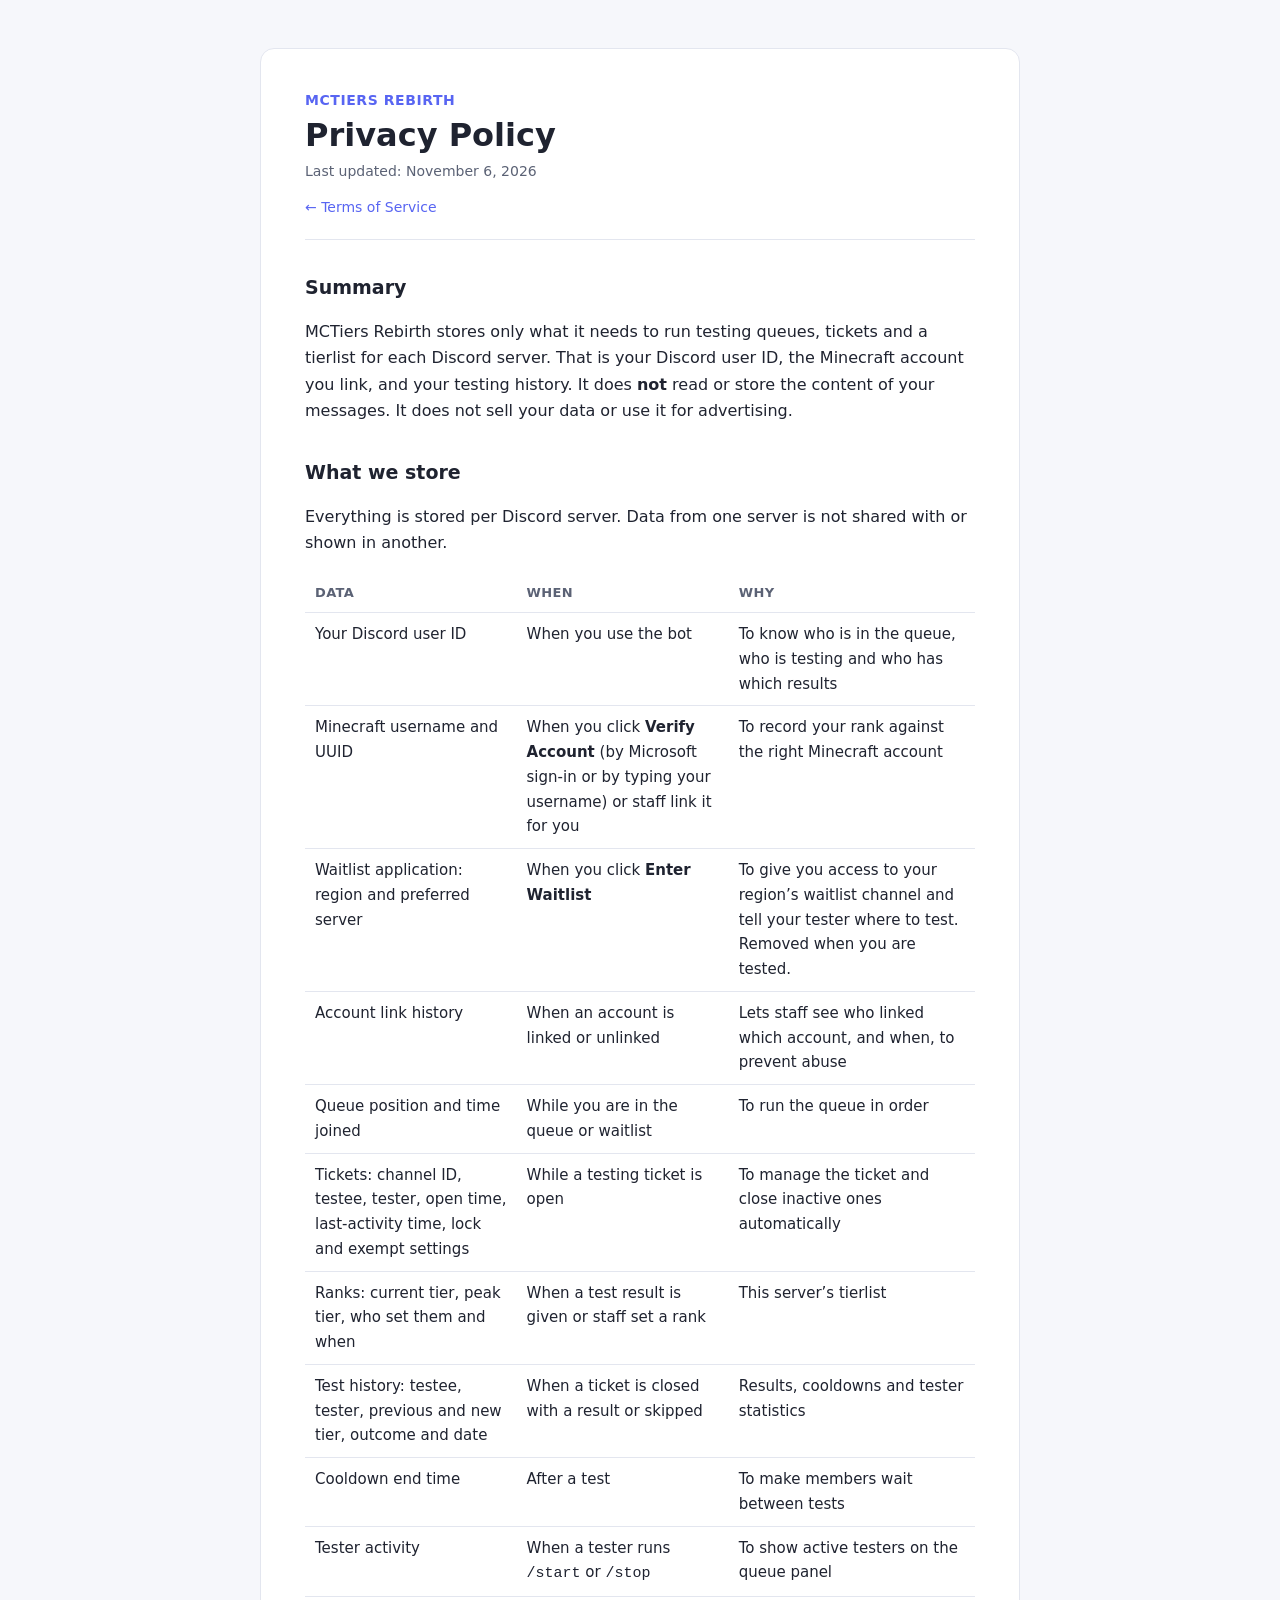
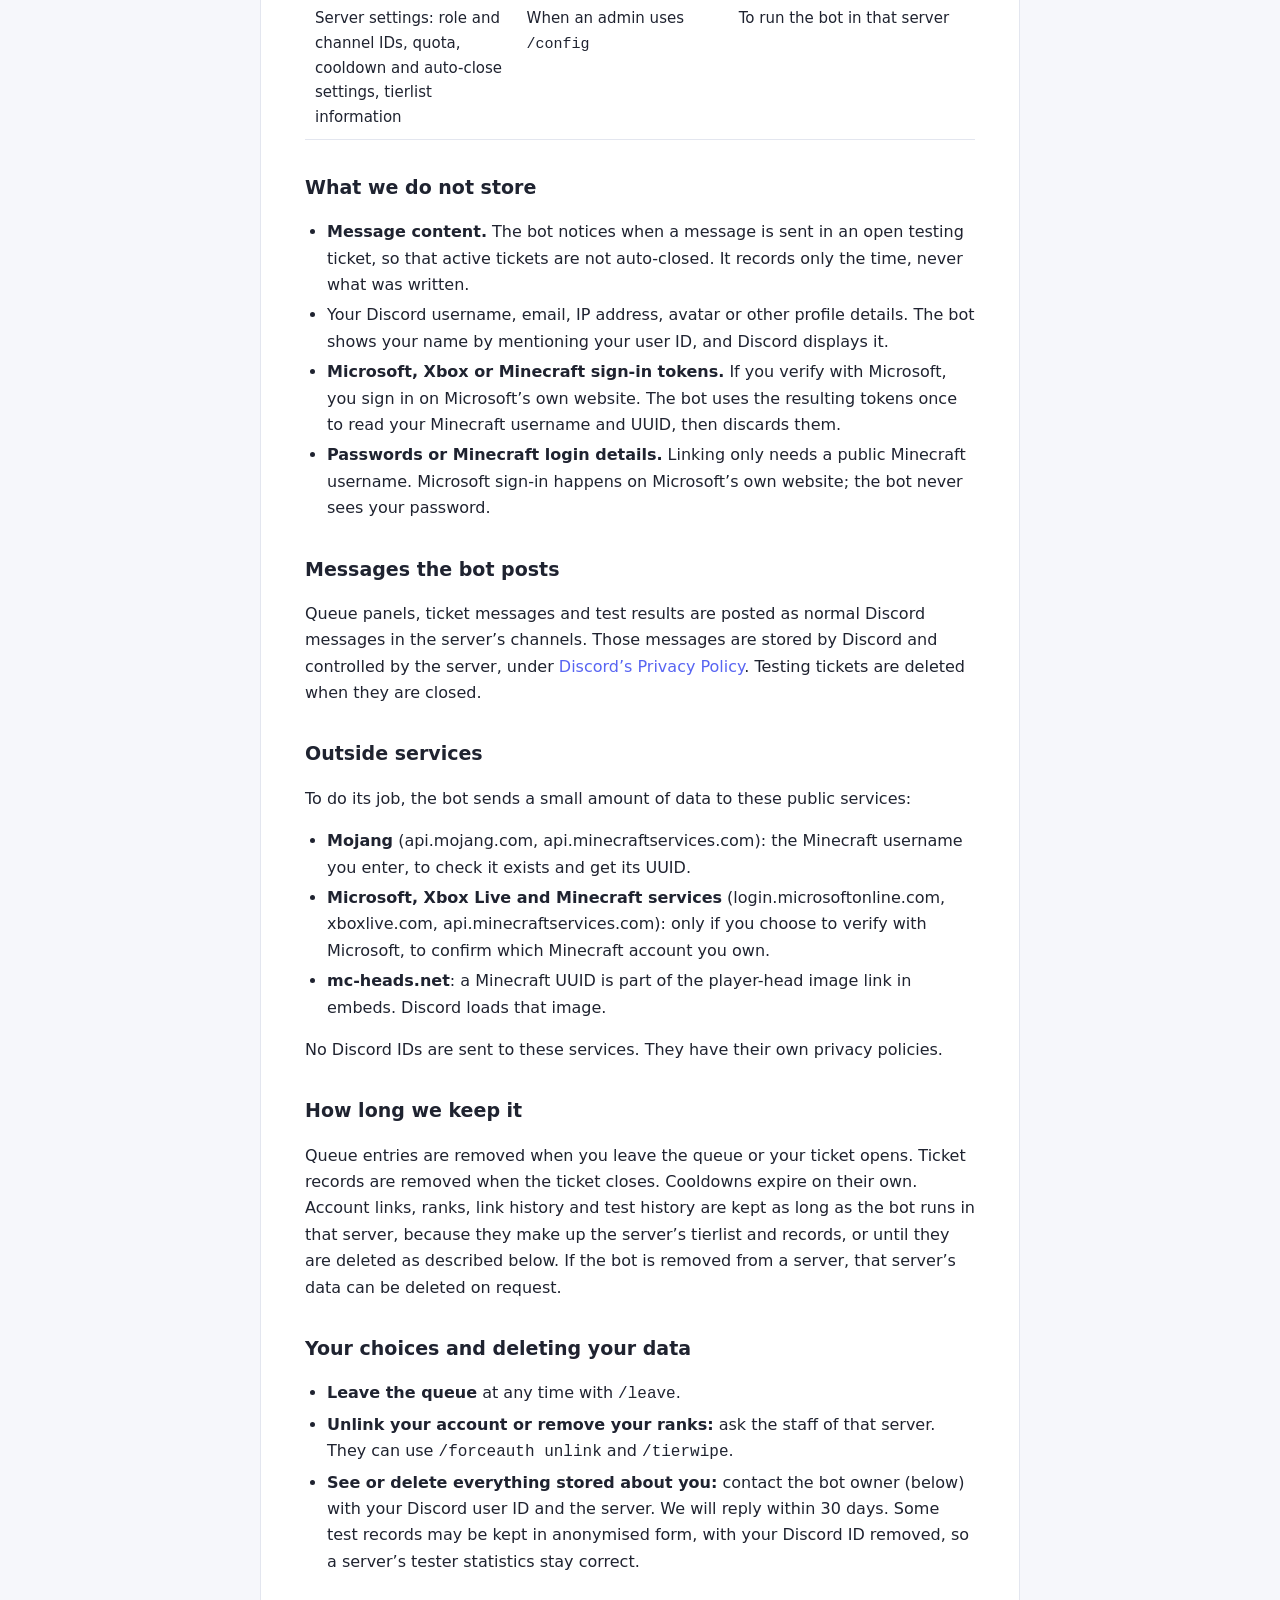
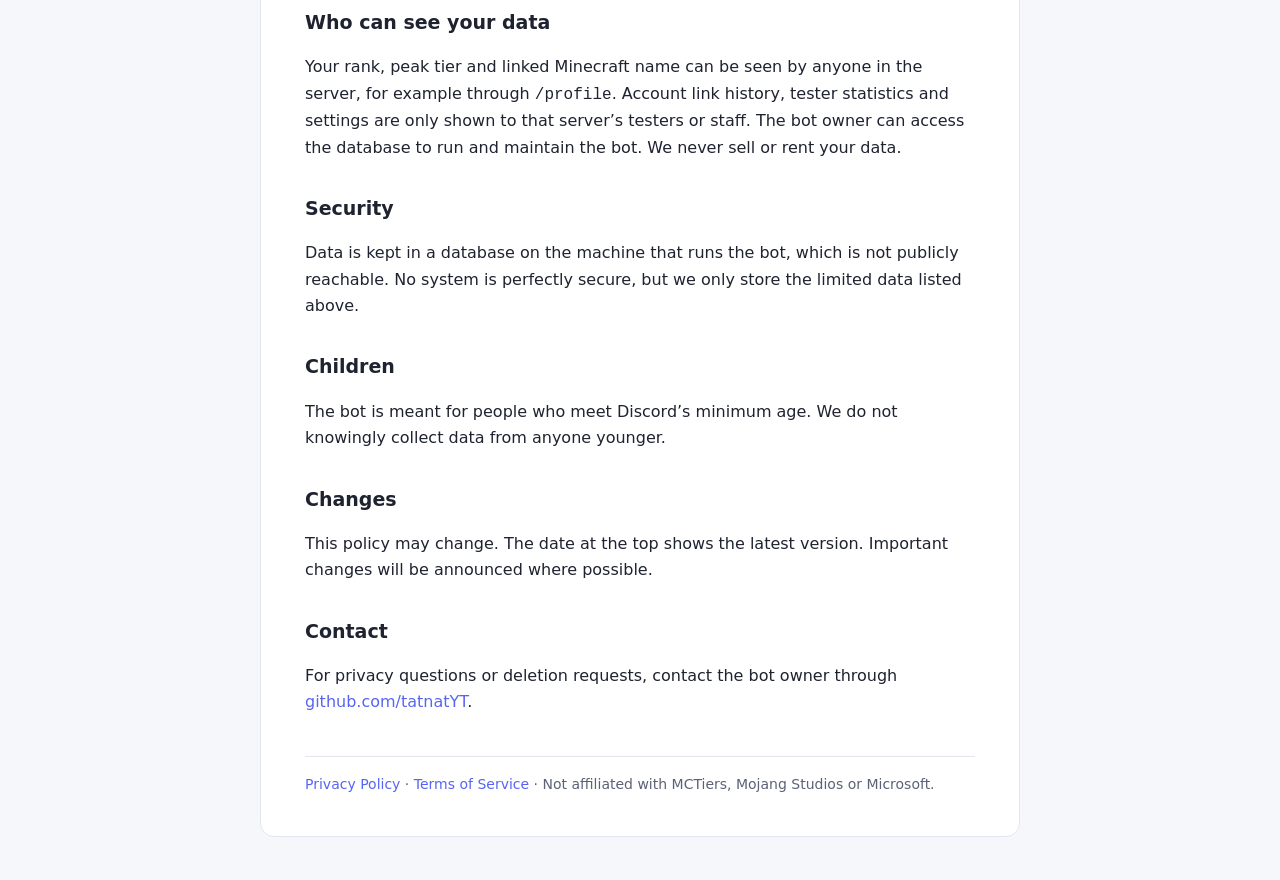
<file: privacy.html>
<!DOCTYPE html>
<html lang="en">
<head>
  <meta charset="utf-8">
  <meta name="viewport" content="width=device-width, initial-scale=1">
  <title>Privacy Policy · MCTiers Rebirth</title>
  <link rel="icon" type="image/svg+xml" href="assets/icons/trophy.svg?v=1">
  <meta name="description" content="What data the MCTiers Rebirth tier-testing Discord bot stores, why, and how to have it deleted.">
  <style>
    :root {
      color-scheme: light dark;
      --bg: #f6f7fb;
      --card: #ffffff;
      --text: #1f2330;
      --muted: #5b6275;
      --accent: #5865f2;
      --line: #e3e6ef;
    }
    @media (prefers-color-scheme: dark) {
      :root {
        --bg: #1e1f24;
        --card: #2b2d31;
        --text: #e8e9ee;
        --muted: #a3a7b5;
        --accent: #8891f7;
        --line: #3a3c43;
      }
    }
    * { box-sizing: border-box; }
    body {
      margin: 0;
      background: var(--bg);
      color: var(--text);
      font: 16px/1.65 system-ui, -apple-system, "Segoe UI", Roboto, sans-serif;
    }
    main {
      max-width: 760px;
      margin: 48px auto;
      padding: 40px 44px;
      background: var(--card);
      border: 1px solid var(--line);
      border-radius: 14px;
    }
    header { border-bottom: 1px solid var(--line); padding-bottom: 20px; margin-bottom: 8px; }
    .eyebrow { margin: 0; color: var(--accent); font-weight: 600; font-size: 14px; letter-spacing: .04em; text-transform: uppercase; }
    h1 { margin: 4px 0 6px; font-size: 32px; line-height: 1.2; }
    .updated { margin: 0; color: var(--muted); font-size: 14px; }
    nav { margin-top: 12px; font-size: 14px; }
    h2 { font-size: 19px; margin: 32px 0 8px; }
    p, li { color: var(--text); }
    ul { padding-left: 22px; }
    li { margin: 4px 0; }
    a { color: var(--accent); text-decoration: none; }
    a:hover { text-decoration: underline; }
    table { width: 100%; border-collapse: collapse; margin: 12px 0; font-size: 15px; }
    th, td { text-align: left; vertical-align: top; padding: 9px 10px; border-bottom: 1px solid var(--line); }
    th { color: var(--muted); font-weight: 600; font-size: 13px; text-transform: uppercase; letter-spacing: .03em; }
    footer { margin-top: 40px; padding-top: 16px; border-top: 1px solid var(--line); color: var(--muted); font-size: 14px; }
    @media (max-width: 640px) {
      main { margin: 0; border-radius: 0; border: 0; padding: 28px 20px; }
      h1 { font-size: 26px; }
      table, thead, tbody, tr, th, td { display: block; }
      thead { display: none; }
      td { border: 0; padding: 2px 0; }
      tr { border-bottom: 1px solid var(--line); padding: 10px 0; }
    }
  </style>
</head>
<body>
  <main>
    <header>
      <p class="eyebrow">MCTiers Rebirth</p>
      <h1>Privacy Policy</h1>
      <p class="updated">Last updated: November 6, 2026</p>
      <nav><a href="terms.html">← Terms of Service</a></nav>
    </header>

    <section>
      <h2>Summary</h2>
      <p>MCTiers Rebirth stores only what it needs to run testing queues, tickets and a tierlist for each Discord server. That is your Discord user ID, the Minecraft account you link, and your testing history. It does <strong>not</strong> read or store the content of your messages. It does not sell your data or use it for advertising.</p>
    </section>

    <section>
      <h2>What we store</h2>
      <p>Everything is stored per Discord server. Data from one server is not shared with or shown in another.</p>
      <table>
        <thead><tr><th>Data</th><th>When</th><th>Why</th></tr></thead>
        <tbody>
          <tr><td>Your Discord user ID</td><td>When you use the bot</td><td>To know who is in the queue, who is testing and who has which results</td></tr>
          <tr><td>Minecraft username and UUID</td><td>When you click <strong>Verify Account</strong> (by Microsoft sign-in or by typing your username) or staff link it for you</td><td>To record your rank against the right Minecraft account</td></tr>
          <tr><td>Waitlist application: region and preferred server</td><td>When you click <strong>Enter Waitlist</strong></td><td>To give you access to your region’s waitlist channel and tell your tester where to test. Removed when you are tested.</td></tr>
          <tr><td>Account link history</td><td>When an account is linked or unlinked</td><td>Lets staff see who linked which account, and when, to prevent abuse</td></tr>
          <tr><td>Queue position and time joined</td><td>While you are in the queue or waitlist</td><td>To run the queue in order</td></tr>
          <tr><td>Tickets: channel ID, testee, tester, open time, last-activity time, lock and exempt settings</td><td>While a testing ticket is open</td><td>To manage the ticket and close inactive ones automatically</td></tr>
          <tr><td>Ranks: current tier, peak tier, who set them and when</td><td>When a test result is given or staff set a rank</td><td>This server’s tierlist</td></tr>
          <tr><td>Test history: testee, tester, previous and new tier, outcome and date</td><td>When a ticket is closed with a result or skipped</td><td>Results, cooldowns and tester statistics</td></tr>
          <tr><td>Cooldown end time</td><td>After a test</td><td>To make members wait between tests</td></tr>
          <tr><td>Tester activity</td><td>When a tester runs <code>/start</code> or <code>/stop</code></td><td>To show active testers on the queue panel</td></tr>
          <tr><td>Server settings: role and channel IDs, quota, cooldown and auto-close settings, tierlist information</td><td>When an admin uses <code>/config</code></td><td>To run the bot in that server</td></tr>
        </tbody>
      </table>
    </section>

    <section>
      <h2>What we do not store</h2>
      <ul>
        <li><strong>Message content.</strong> The bot notices when a message is sent in an open testing ticket, so that active tickets are not auto-closed. It records only the time, never what was written.</li>
        <li>Your Discord username, email, IP address, avatar or other profile details. The bot shows your name by mentioning your user ID, and Discord displays it.</li>
        <li><strong>Microsoft, Xbox or Minecraft sign-in tokens.</strong> If you verify with Microsoft, you sign in on Microsoft’s own website. The bot uses the resulting tokens once to read your Minecraft username and UUID, then discards them.</li>
        <li><strong>Passwords or Minecraft login details.</strong> Linking only needs a public Minecraft username. Microsoft sign-in happens on Microsoft’s own website; the bot never sees your password.</li>
      </ul>
    </section>

    <section>
      <h2>Messages the bot posts</h2>
      <p>Queue panels, ticket messages and test results are posted as normal Discord messages in the server’s channels. Those messages are stored by Discord and controlled by the server, under <a href="https://discord.com/privacy">Discord’s Privacy Policy</a>. Testing tickets are deleted when they are closed.</p>
    </section>

    <section>
      <h2>Outside services</h2>
      <p>To do its job, the bot sends a small amount of data to these public services:</p>
      <ul>
        <li><strong>Mojang</strong> (api.mojang.com, api.minecraftservices.com): the Minecraft username you enter, to check it exists and get its UUID.</li>
        <li><strong>Microsoft, Xbox Live and Minecraft services</strong> (login.microsoftonline.com, xboxlive.com, api.minecraftservices.com): only if you choose to verify with Microsoft, to confirm which Minecraft account you own.</li>
        <li><strong>mc-heads.net</strong>: a Minecraft UUID is part of the player-head image link in embeds. Discord loads that image.</li>
      </ul>
      <p>No Discord IDs are sent to these services. They have their own privacy policies.</p>
    </section>

    <section>
      <h2>How long we keep it</h2>
      <p>Queue entries are removed when you leave the queue or your ticket opens. Ticket records are removed when the ticket closes. Cooldowns expire on their own. Account links, ranks, link history and test history are kept as long as the bot runs in that server, because they make up the server’s tierlist and records, or until they are deleted as described below. If the bot is removed from a server, that server’s data can be deleted on request.</p>
    </section>

    <section>
      <h2>Your choices and deleting your data</h2>
      <ul>
        <li><strong>Leave the queue</strong> at any time with <code>/leave</code>.</li>
        <li><strong>Unlink your account or remove your ranks:</strong> ask the staff of that server. They can use <code>/forceauth unlink</code> and <code>/tierwipe</code>.</li>
        <li><strong>See or delete everything stored about you:</strong> contact the bot owner (below) with your Discord user ID and the server. We will reply within 30 days. Some test records may be kept in anonymised form, with your Discord ID removed, so a server’s tester statistics stay correct.</li>
      </ul>
    </section>

    <section>
      <h2>Who can see your data</h2>
      <p>Your rank, peak tier and linked Minecraft name can be seen by anyone in the server, for example through <code>/profile</code>. Account link history, tester statistics and settings are only shown to that server’s testers or staff. The bot owner can access the database to run and maintain the bot. We never sell or rent your data.</p>
    </section>

    <section>
      <h2>Security</h2>
      <p>Data is kept in a database on the machine that runs the bot, which is not publicly reachable. No system is perfectly secure, but we only store the limited data listed above.</p>
    </section>

    <section>
      <h2>Children</h2>
      <p>The bot is meant for people who meet Discord’s minimum age. We do not knowingly collect data from anyone younger.</p>
    </section>

    <section>
      <h2>Changes</h2>
      <p>This policy may change. The date at the top shows the latest version. Important changes will be announced where possible.</p>
    </section>

    <section>
      <h2>Contact</h2>
      <p>For privacy questions or deletion requests, contact the bot owner through <a href="https://github.com/tatnatYT">github.com/tatnatYT</a>.</p>
    </section>

    <footer>
      <a href="privacy.html">Privacy Policy</a> · <a href="terms.html">Terms of Service</a> · Not affiliated with MCTiers, Mojang Studios or Microsoft.
    </footer>
  </main>
</body>
</html>
</file>
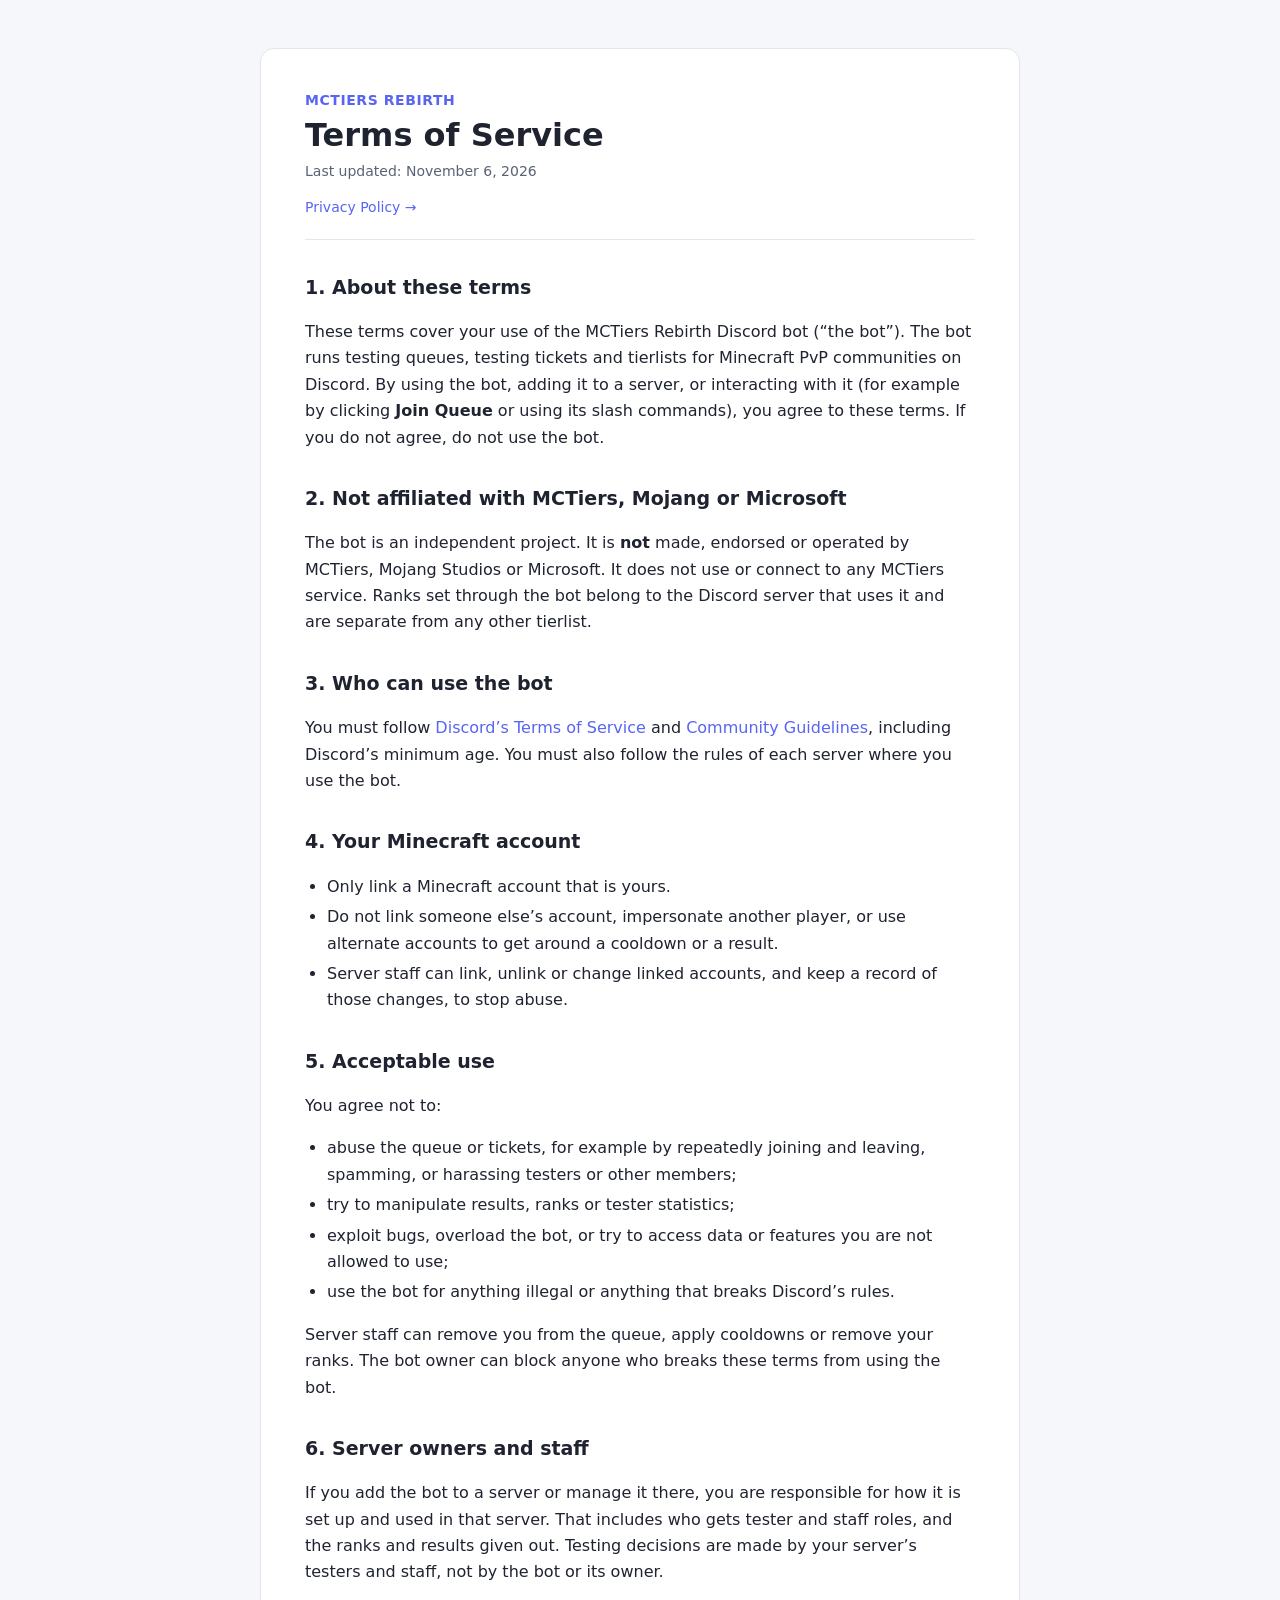
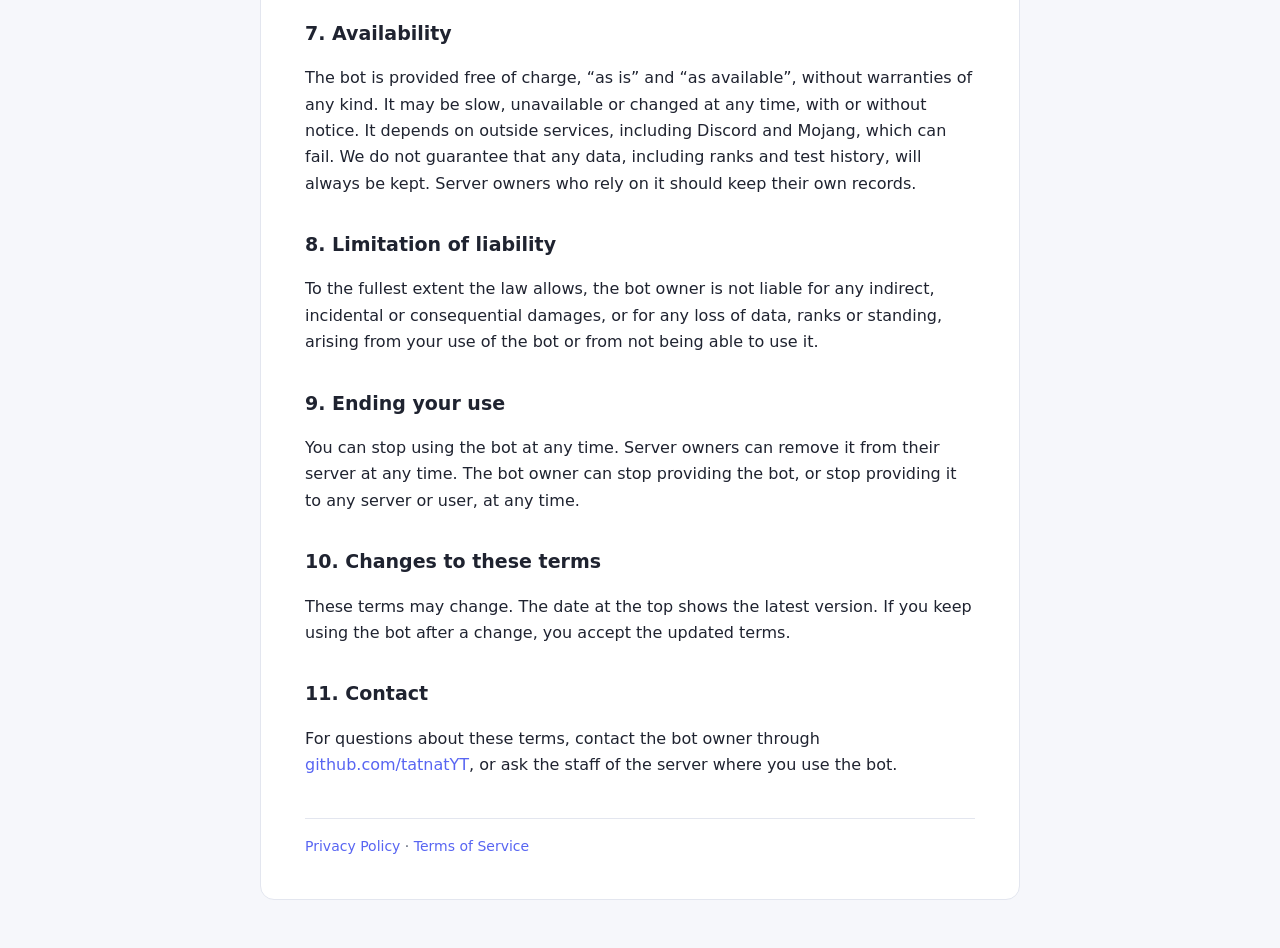
<file: terms.html>
<!DOCTYPE html>
<html lang="en">
<head>
  <meta charset="utf-8">
  <meta name="viewport" content="width=device-width, initial-scale=1">
  <title>Terms of Service · MCTiers Rebirth</title>
  <link rel="icon" type="image/svg+xml" href="assets/icons/trophy.svg?v=1">
  <meta name="description" content="Terms of Service for the MCTiers Rebirth tier-testing Discord bot.">
  <style>
    :root {
      color-scheme: light dark;
      --bg: #f6f7fb;
      --card: #ffffff;
      --text: #1f2330;
      --muted: #5b6275;
      --accent: #5865f2;
      --line: #e3e6ef;
    }
    @media (prefers-color-scheme: dark) {
      :root {
        --bg: #1e1f24;
        --card: #2b2d31;
        --text: #e8e9ee;
        --muted: #a3a7b5;
        --accent: #8891f7;
        --line: #3a3c43;
      }
    }
    * { box-sizing: border-box; }
    body {
      margin: 0;
      background: var(--bg);
      color: var(--text);
      font: 16px/1.65 system-ui, -apple-system, "Segoe UI", Roboto, sans-serif;
    }
    main {
      max-width: 760px;
      margin: 48px auto;
      padding: 40px 44px;
      background: var(--card);
      border: 1px solid var(--line);
      border-radius: 14px;
    }
    header { border-bottom: 1px solid var(--line); padding-bottom: 20px; margin-bottom: 8px; }
    .eyebrow { margin: 0; color: var(--accent); font-weight: 600; font-size: 14px; letter-spacing: .04em; text-transform: uppercase; }
    h1 { margin: 4px 0 6px; font-size: 32px; line-height: 1.2; }
    .updated { margin: 0; color: var(--muted); font-size: 14px; }
    nav { margin-top: 12px; font-size: 14px; }
    h2 { font-size: 19px; margin: 32px 0 8px; }
    p, li { color: var(--text); }
    ul { padding-left: 22px; }
    li { margin: 4px 0; }
    a { color: var(--accent); text-decoration: none; }
    a:hover { text-decoration: underline; }
    table { width: 100%; border-collapse: collapse; margin: 12px 0; font-size: 15px; }
    th, td { text-align: left; vertical-align: top; padding: 9px 10px; border-bottom: 1px solid var(--line); }
    th { color: var(--muted); font-weight: 600; font-size: 13px; text-transform: uppercase; letter-spacing: .03em; }
    footer { margin-top: 40px; padding-top: 16px; border-top: 1px solid var(--line); color: var(--muted); font-size: 14px; }
    @media (max-width: 640px) {
      main { margin: 0; border-radius: 0; border: 0; padding: 28px 20px; }
      h1 { font-size: 26px; }
      table, thead, tbody, tr, th, td { display: block; }
      thead { display: none; }
      td { border: 0; padding: 2px 0; }
      tr { border-bottom: 1px solid var(--line); padding: 10px 0; }
    }
  </style>
</head>
<body>
  <main>
    <header>
      <p class="eyebrow">MCTiers Rebirth</p>
      <h1>Terms of Service</h1>
      <p class="updated">Last updated: November 6, 2026</p>
      <nav><a href="privacy.html">Privacy Policy →</a></nav>
    </header>

    <section>
      <h2>1. About these terms</h2>
      <p>These terms cover your use of the MCTiers Rebirth Discord bot (“the bot”). The bot runs testing queues, testing tickets and tierlists for Minecraft PvP communities on Discord. By using the bot, adding it to a server, or interacting with it (for example by clicking <strong>Join Queue</strong> or using its slash commands), you agree to these terms. If you do not agree, do not use the bot.</p>
    </section>

    <section>
      <h2>2. Not affiliated with MCTiers, Mojang or Microsoft</h2>
      <p>The bot is an independent project. It is <strong>not</strong> made, endorsed or operated by MCTiers, Mojang Studios or Microsoft. It does not use or connect to any MCTiers service. Ranks set through the bot belong to the Discord server that uses it and are separate from any other tierlist.</p>
    </section>

    <section>
      <h2>3. Who can use the bot</h2>
      <p>You must follow <a href="https://discord.com/terms">Discord’s Terms of Service</a> and <a href="https://discord.com/guidelines">Community Guidelines</a>, including Discord’s minimum age. You must also follow the rules of each server where you use the bot.</p>
    </section>

    <section>
      <h2>4. Your Minecraft account</h2>
      <ul>
        <li>Only link a Minecraft account that is yours.</li>
        <li>Do not link someone else’s account, impersonate another player, or use alternate accounts to get around a cooldown or a result.</li>
        <li>Server staff can link, unlink or change linked accounts, and keep a record of those changes, to stop abuse.</li>
      </ul>
    </section>

    <section>
      <h2>5. Acceptable use</h2>
      <p>You agree not to:</p>
      <ul>
        <li>abuse the queue or tickets, for example by repeatedly joining and leaving, spamming, or harassing testers or other members;</li>
        <li>try to manipulate results, ranks or tester statistics;</li>
        <li>exploit bugs, overload the bot, or try to access data or features you are not allowed to use;</li>
        <li>use the bot for anything illegal or anything that breaks Discord’s rules.</li>
      </ul>
      <p>Server staff can remove you from the queue, apply cooldowns or remove your ranks. The bot owner can block anyone who breaks these terms from using the bot.</p>
    </section>

    <section>
      <h2>6. Server owners and staff</h2>
      <p>If you add the bot to a server or manage it there, you are responsible for how it is set up and used in that server. That includes who gets tester and staff roles, and the ranks and results given out. Testing decisions are made by your server’s testers and staff, not by the bot or its owner.</p>
    </section>

    <section>
      <h2>7. Availability</h2>
      <p>The bot is provided free of charge, “as is” and “as available”, without warranties of any kind. It may be slow, unavailable or changed at any time, with or without notice. It depends on outside services, including Discord and Mojang, which can fail. We do not guarantee that any data, including ranks and test history, will always be kept. Server owners who rely on it should keep their own records.</p>
    </section>

    <section>
      <h2>8. Limitation of liability</h2>
      <p>To the fullest extent the law allows, the bot owner is not liable for any indirect, incidental or consequential damages, or for any loss of data, ranks or standing, arising from your use of the bot or from not being able to use it.</p>
    </section>

    <section>
      <h2>9. Ending your use</h2>
      <p>You can stop using the bot at any time. Server owners can remove it from their server at any time. The bot owner can stop providing the bot, or stop providing it to any server or user, at any time.</p>
    </section>

    <section>
      <h2>10. Changes to these terms</h2>
      <p>These terms may change. The date at the top shows the latest version. If you keep using the bot after a change, you accept the updated terms.</p>
    </section>

    <section>
      <h2>11. Contact</h2>
      <p>For questions about these terms, contact the bot owner through <a href="https://github.com/tatnatYT">github.com/tatnatYT</a>, or ask the staff of the server where you use the bot.</p>
    </section>

    <footer>
      <a href="privacy.html">Privacy Policy</a> · <a href="terms.html">Terms of Service</a>
    </footer>
  </main>
</body>
</html>
</file>
